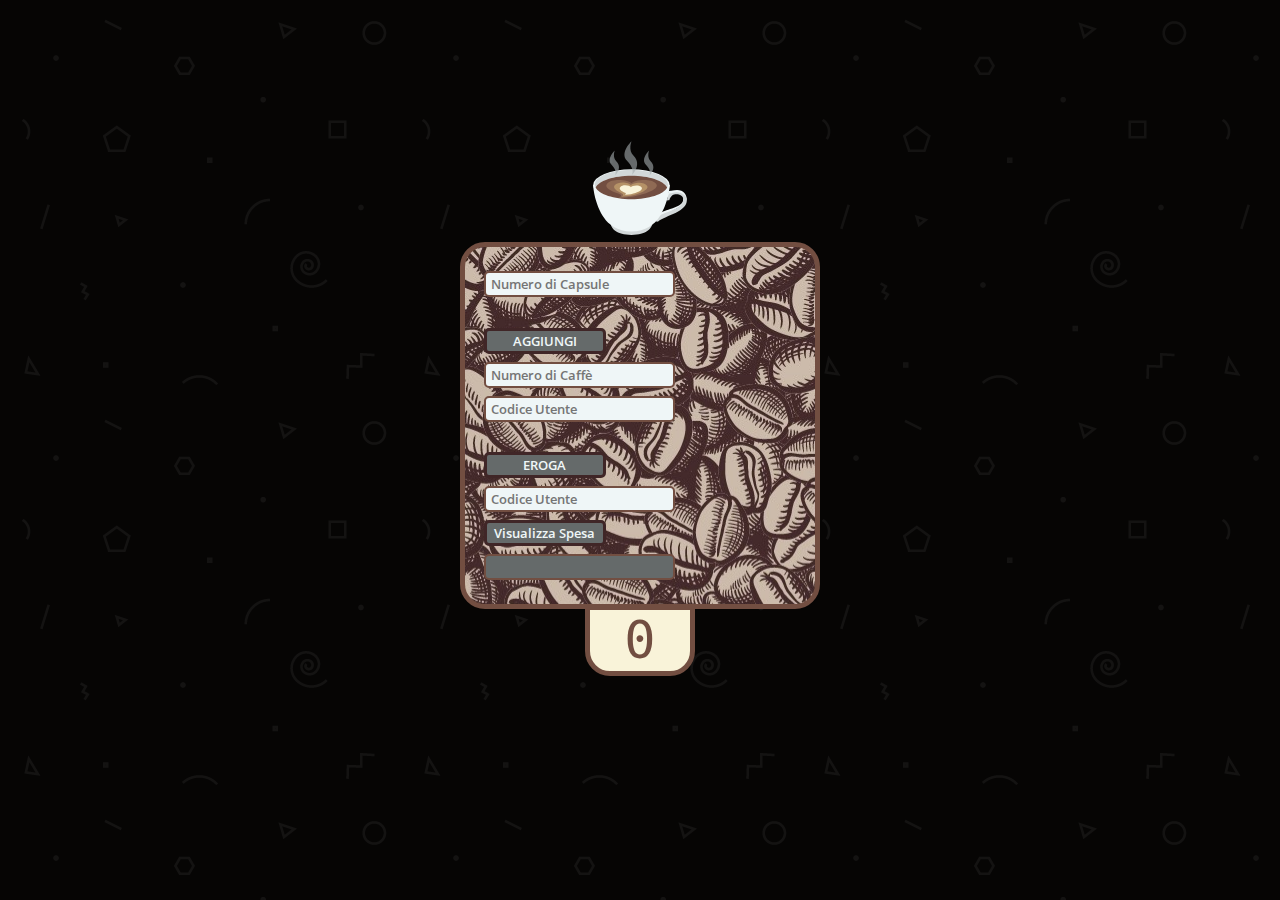
<file: progetti/caffè/index.html>
<!DOCTYPE html>
<html>
  <head>
    <meta charset="utf-8">
    <link rel="stylesheet" href="stile.css">
    <script src="script.js" charset="utf-8"></script>
    <title>Distributore di Caffè</title>
  </head>
  <body>
    <div class="row">
      <img src="img/2615.svg" alt="Emoji Tazzina di Caffe"/>
    </div>
    <div class="content">
      <!-- Inserimento delle capsule -->
      <input type="number" id="numeroCapsule" placeholder="Numero di Capsule"/>
      <input type="button" id="insCapsule" value="AGGIUNGI"/>
      <span id="errPrimo"></span>
      <br/>
      <!-- Erogazione dei caffè -->
      <input type="number" id="numeroCaffe" placeholder="Numero di Caffè"/>
      <br/>
      <input type="text" id="codiceUtente" placeholder="Codice Utente"/>
      <input type="button" id="erogaCaffe" value="EROGA"/>
      <span id="errSecondo"></span>
      <br/>
      <!-- Visualizzazione del rapporto -->
      <input type="text" id="rapportoUtente" placeholder="Codice Utente"/>
      <br/>
      <input type="button" id="eseguiRapporto" value="Visualizza Spesa"/>
      <input type="text" id="spesaTot" readonly="readonly"/>
    </div>
    <div class="contatore">
      <span id="conta"></span>
    </div>
  </body>
</html>
</file>
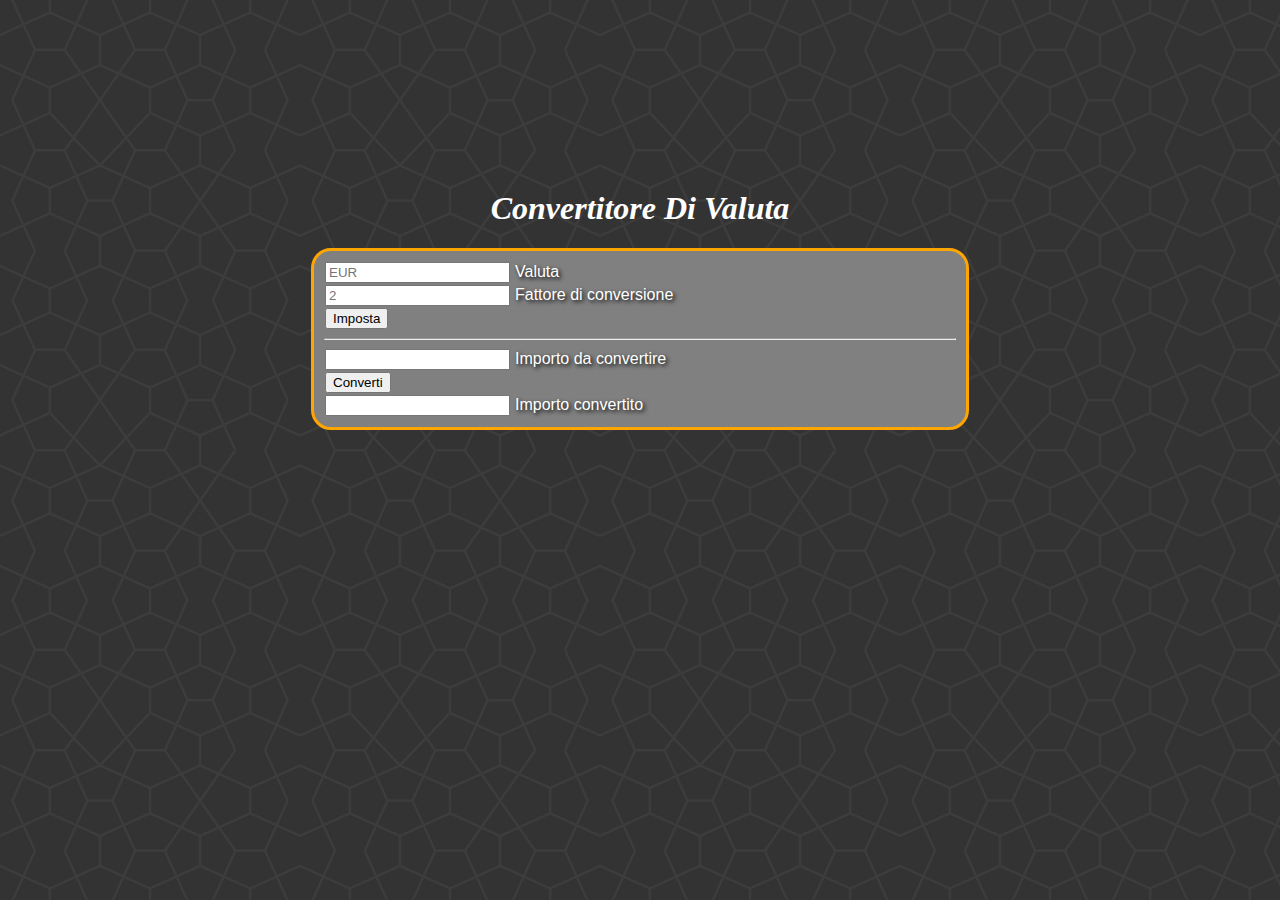
<file: progetti/converti-valuta/index.html>
<!--<!DOCTYPE html> -->
<html>
	<head>
		<meta charset="utf-8">
		<link rel="stylesheet" href="stile.css">
		<script src="ConvertitoreValuta.js"></script>
		<title>Covertitore di Valuta</title>
	</head>
	<body>
		<h1>Convertitore Di Valuta</h1>
		<div class="content">
			<!-- sezione superiore -->
			<input type="text"
			placeholder="EUR"
			id="valuta"/>
			<label>Valuta</label>
			<br />
			<input type="text"
			placeholder="2"
			id="fattore"/>
			<label>Fattore di conversione</label>
			<br />
			<input type="button"
			id="imposta"
			value="Imposta"/>
			<span id="messaggioImposta"></span>
			<hr />
			<!-- sezione inferiore -->
			<input type="text"
			id="importo"/>
			<label>Importo da convertire</label>
			<br />
			<input type="button"
			id="converti"
			value="Converti"/>
			<span id="messaggioConverti"></span>
			<br />
			<input type="text"
			id="risultato"
			readonly="readonly"/>
			<label>Importo convertito</label>
		</div>
	</body>
</html>
</file>
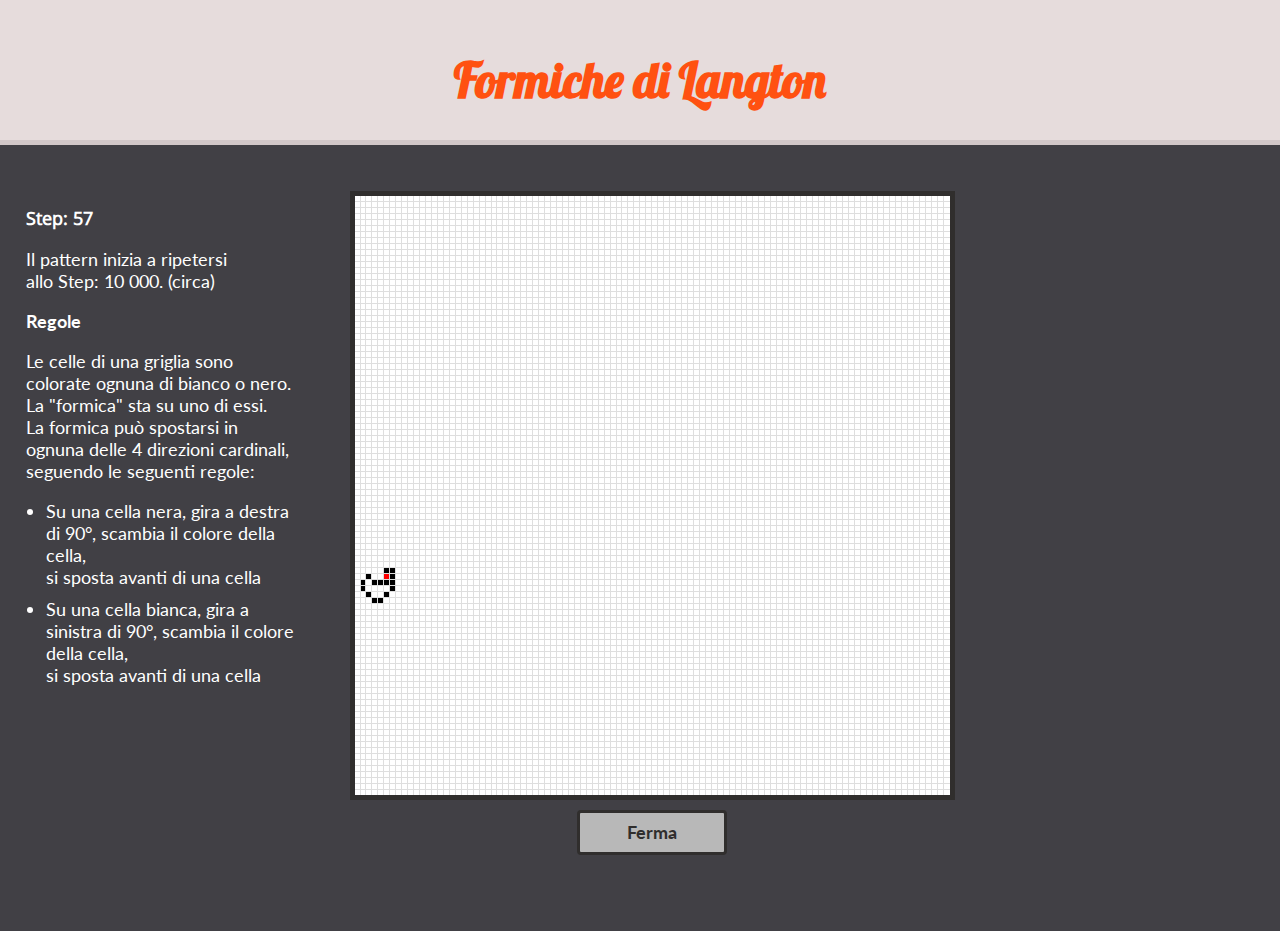
<file: progetti/formica/index.html>
<!DOCTYPE html>
<html>
<head>
  <meta charset="utf-8">
  <script src="formica.js" charset="utf-8"></script>
  <link href="https://fonts.googleapis.com/css?family=Lato|Lobster" rel="stylesheet">
  <link rel="stylesheet" href="formica.css">
  <title>Formica di Langton</title>
</head>
<body>
  <header>
    <h1>Formiche di Langton</h1>
  </header>
  <div class="content">
    <div class="col-left">
      <span id="steps"></span>
      <p>Il pattern inizia a ripetersi <br>
        allo Step: 10 000. (circa)</p>
        <h2>Regole</h2>
        <p>Le celle di una griglia sono colorate ognuna di bianco o nero. La "formica" sta su uno di essi. <br>
          La formica può spostarsi in ognuna delle 4 direzioni cardinali, <br> seguendo le seguenti regole: <br>
          <ul>
            <li>
              Su una cella nera, gira a destra di 90°, scambia il colore della cella,<br> si sposta avanti di una cella
            </li>
            <li>
              Su una cella bianca, gira a sinistra di 90°, scambia il colore della cella, <br>si sposta avanti di una cella
            </li>
          </p>
        </div>
        <div class="col-center">
          <table id="mondo"></table>
          <input type="button" id="inizia" value="Ferma">
        </div>
        <div class="col-right">
        </div>
      </div>
      <div class="bottom-row">
      </div>
    </body>
  </ul>
  </html>
</file>
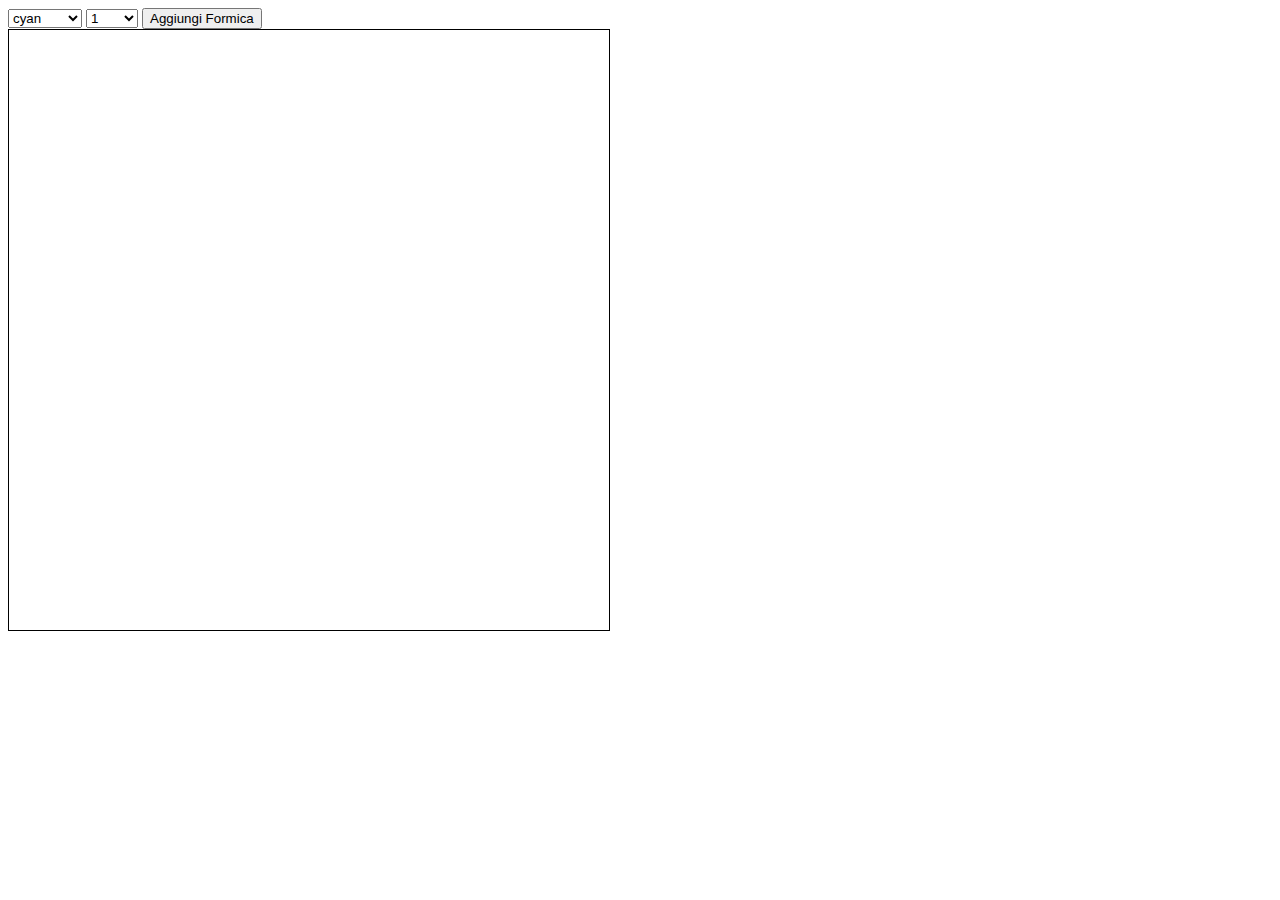
<file: progetti/formicaObj/index.html>
<!DOCTYPE html>
<html>
	<head>
		<link rel="stylesheet" href="stile.css">
		<script src="formica.js" charset="utf-8"></script>
		<script src="script.js" charset="utf-8"></script>
		<meta charset="utf-8">
		<title>Formica Obj</title>
	</head>
	<body>
		<select id="slt_col"></select>
		<select id="slt_vel"></select>
		<button type="button" id="btn_add">Aggiungi Formica</button>
		<table id="mappa"></table>
	</body>
</html>
</file>
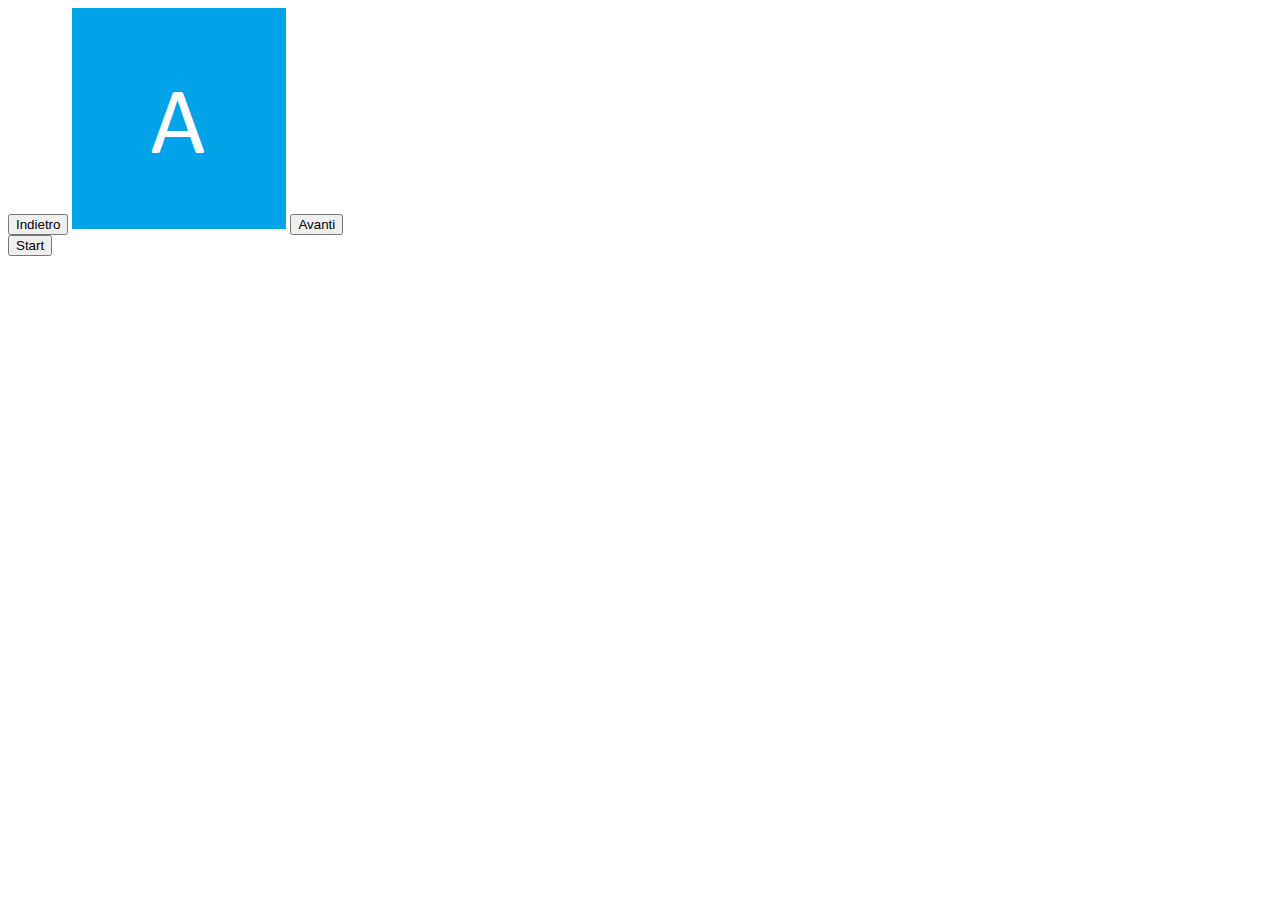
<file: progetti/Galleria/index.html>
<!DOCTYPE html>
<html>

<head>
  <meta charset="UTF-8">
  <script src="Galleria.js"></script>
  <title>Galleria fotografica</title>
</head>

<body>
  <input type="button" value="Indietro" id="indietro" />
  <img id="foto" />
  <input type="button" value="Avanti" id="avanti" />
  <br />
  <input type="button" id="startStop" />
</body>

</html>
</file>
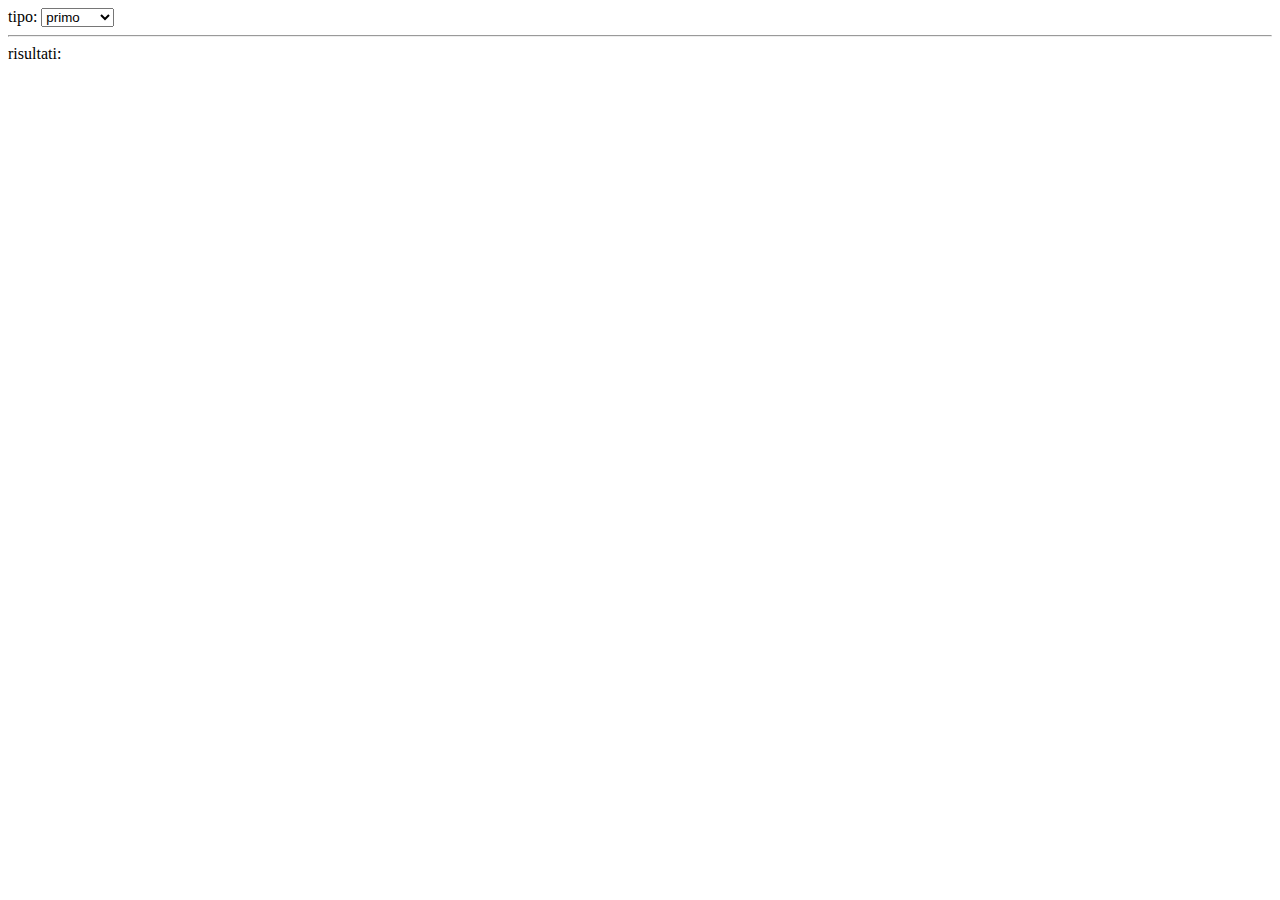
<file: progetti/selezione dinamica/index.html>
<!DOCTYPE html>
<html>
  <head>
    <meta charset="utf-8">
    <script src="script.js" charset="utf-8"></script>
    <script src="contenutidinamici.js" charset="utf-8"></script>
    <title>selezione dinamica</title>
  </head>
  <body>
    <label>tipo:</label>
    <select id="selectCate"></select>
    <hr>
    <label>risultati:</label>
    <br>
    <span id="risultati"></span>
  </body>
</html>
</file>
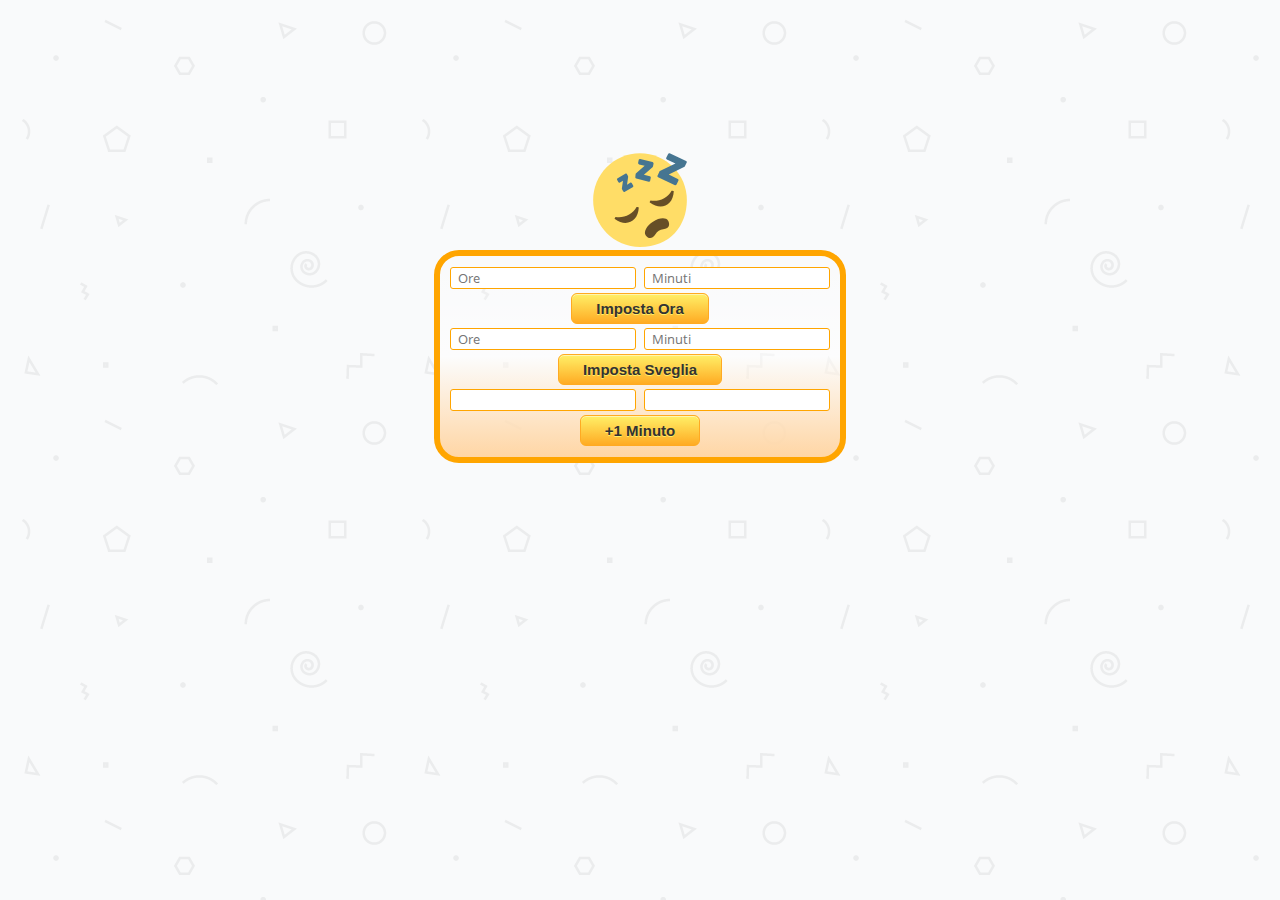
<file: progetti/sveglia/index.html>
<!DOCTYPE html>
<html>
<head>
  <meta charset="utf-8">
  <script src="sveglia.js" charset="utf-8"></script>
  <link rel="stylesheet" href="stile.css">
  <title>Sveglia Interattiva</title>
</head>
<body>
  <div class="outer">
    <span id="errorCode"></span>
    <img src="img/dormi.svg" alt="emoji" id="emoji"/>
    <div class="content">
      <!-- imposta l'orario corrente -->
      <input type="text" id="oraCorrente" placeholder="Ore" maxlength="2"/>
      <input type="text" id="minCorrente" placeholder="Minuti" maxlength="2"/>
      <input type="button" id="impostaOra" class="btn" value="Imposta Ora"/>
      <br/>
      <!-- imposta l'orario di sveglia -->
      <input type="text" id="oraSveglia" placeholder="Ore" maxlength="2"/>
      <input type="text" id="minSveglia" placeholder="Minuti" maxlength="2"/>
      <input type="button" id="impostaSveglia" class="btn" value="Imposta Sveglia"/>
      <br/>
      <!-- aggiungi i minuti fino a suonare -->
      <input type="text" id="oraImpostata" readonly="readonly"/>
      <input type="text" id="svegliaImpostata" readonly="readonly"/>
      <input type="button" id="addMin" class="btn" value="+1 Minuto"/>
    </div>
  </div>
</body>
</html>
</file>
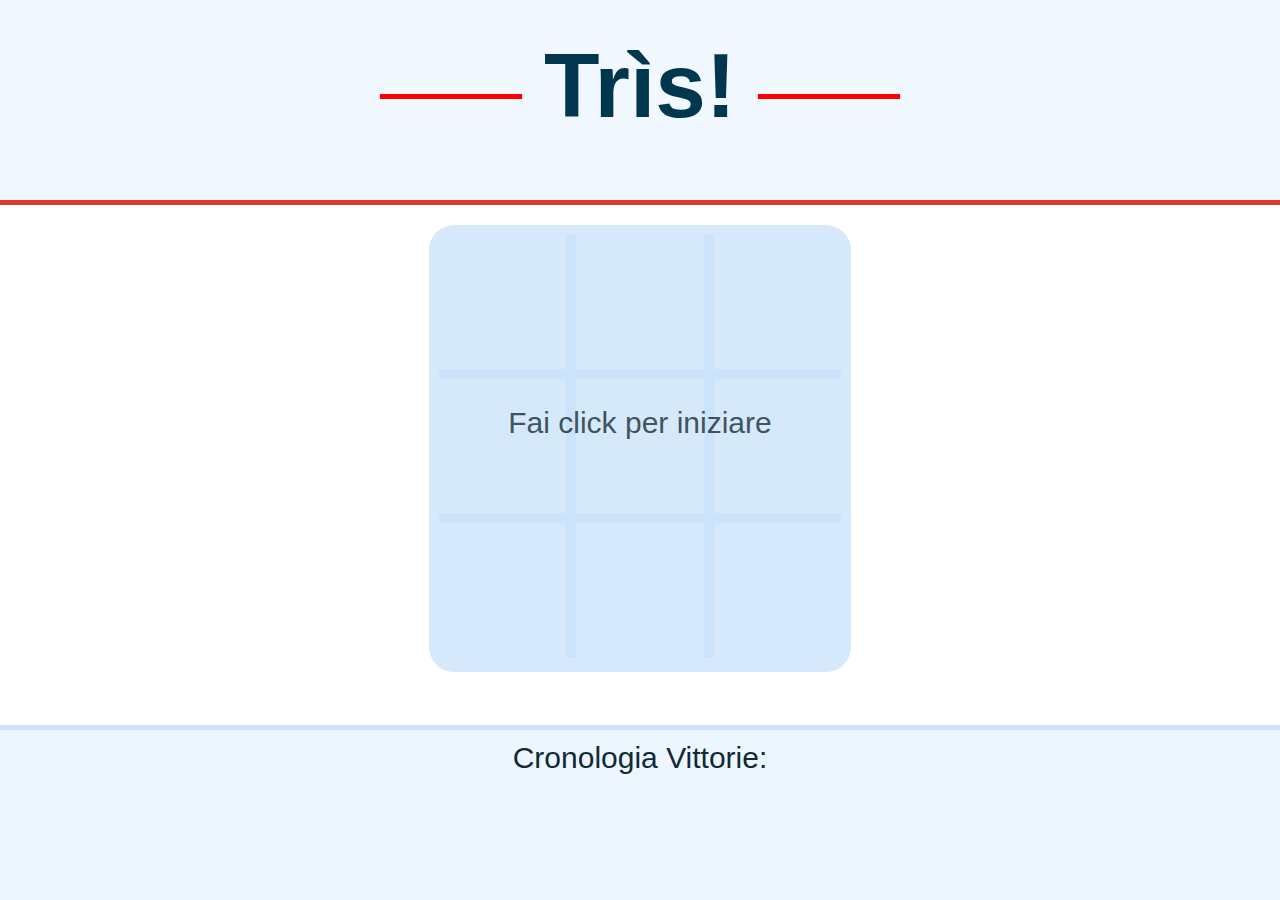
<file: progetti/tris/index.html>
<!DOCTYPE html>
<html>
  <head>
    <meta charset="utf-8">
    <link rel="stylesheet" href="tictactoe.css">
    <script src="tictactoe.js" charset="utf-8"></script>
    <title>Tic Tac Toe</title>
  </head>
  <body>
    <div class="top-row">
      <h1>Trìs!</h1>
    </div>
    <div class="middle-row">
      <table>
        <tr id="riga1">
          <td id="cella00"><img id="tic11" class="tic" src="img/tic.png" alt="">
                        <img id="tac11" class="tac" src="img/tac.png" alt="">
          </td>
          <td id="cella01"><img id="tic12" class="tic" src="img/tic.png" alt="">
                        <img id="tac12" class="tac" src="img/tac.png" alt="">
          </td>
          <td id="cella02"><img id="tic13" class="tic" src="img/tic.png" alt="">
                        <img id="tac13" class="tac" src="img/tac.png" alt="">
          </td>
        </tr>
        <tr id="riga2">
          <td id="cella10"><img id="tic21" class="tic" src="img/tic.png" alt="">
                        <img id="tac21" class="tac" src="img/tac.png" alt="">
          </td>
          <td id="cella11"><img id="tic22" class="tic" src="img/tic.png" alt="">
                        <img id="tac22" class="tac" src="img/tac.png" alt="">
          </td>
          <td id="cella12"><img id="tic23" class="tic" src="img/tic.png" alt="">
                        <img id="tac23" class="tac" src="img/tac.png" alt="">
          </td>
        </tr>
        <tr id="riga3">
          <td id="cella20"><img id="tic31" class="tic" src="img/tic.png" alt="">
                        <img id="tac31" class="tac" src="img/tac.png" alt="">
          </td>
          <td id="cella21"><img id="tic32" class="tic" src="img/tic.png" alt="">
                        <img id="tac32" class="tac" src="img/tac.png" alt="">
          </td>
          <td id="cella22"><img id="tic33" class="tic" src="img/tic.png" alt="">
                        <img id="tac33" class="tac" src="img/tac.png" alt="">
          </td>
        </tr>
      </table>
      <div class="pausa" id="pausa">
        <span id="messP"></span>
      </div>
      <!-- <img id="emoji" src="img/smile.png" alt="Smiling Emoji"> -->
    </div>
    <div class="bottom-row">
        <!-- Come vincere: Posiziona tre simboli uguali in senso verticale, orizzontale o diagonale. -->
      <span id="punteggio">Cronologia Vittorie: </span>
    </div>
  </body>
</html>
</file>
<file: progetti/caffè/stile.css>
@font-face {
  font-family: Milkshake;
  src: url("fonts/Milkshake/Milkshake.otf");
  font-family: Roboto-Regular;
  src: url("fonts/Roboto-Regular.ttf");
  font-family: OpenSans;
  src: url("fonts/OpenSans-Semibold.ttf");
}
body {
  background-image: url("img/bgblack.png");
}
.row {
  width: 350px;
  margin: auto;
  text-align: center;
}
img {
  bottom: 0px;
  height: 100px;
  width: 100px;
  display: inline-block;
  margin: 130px auto auto auto;
}
h1 {
  color: white;
  font-family: Milkshake, cursive;
  font-size: 4em;
  bottom: 0px;
  display: inline-block;
  margin: 130px auto -40px -25px;
}
.content {
  position: relative;
  border: 5px solid #724E41;
  border-radius: 25px;
  width: 320px;
  margin: auto;
  padding: 20px 15px;
  background-image: url("img/Coffee-beans-3.jpg");
}
input {
  margin: 4px;
  height: 1.50em;
}
input[type="text"], input[type="number"] {
  padding-left: 5px;
  font-family: OpenSans, monospace;
  font-weight: bold;
  background-color: #EFF6F7;
  border-style: solid;
  border-color: #724E41;
  border-radius: 5px;
}
input[type="button"] {
  font-family: OpenSans, sans-serif;
  color: #EFF6F7;
  background-color: #656A6A;
  border-color: #402627;
  border-width: 3px;
  border-radius: 5px;
  border-style: solid;
  height: 26px;
  width: 121.61px;
}
input[type="button"]:hover {
  background-color: #8F6A54;
}
input[type="button"]:active {
  background-color: #B59267;
}
input[readonly="readonly"] {
  text-align: center;
  background-color: #656A6A;
  color: #EFF6F7;
  border-style: solid;
}
#codiceUtente {
  margin-bottom: 2em;
}
#numeroCapsule {
  margin-bottom: 2em;
}
.contatore {
  overflow: hidden;
  background-color: #F9F3D9;
  border: 5px solid #724E41;
  border-radius: 0px 0px 25px 25px;
  width: 100px;
  height: 61px;
  margin: auto;
  text-align: center;
  margin-top: -4px;
}
#conta {
  font-family: monospace;
  margin: 0;
  padding: 0;
  font-size: 4em;
  color: #724E41;
}
#errPrimo, #errSecondo {
  opacity: 0;
  z-index: -1;
  font-family: OpenSans, sans-serif;
  font-style: italic;
  border: thin solid #EF5350;
  color: #EF5350;
  background-color: #EFF6F7;
  position: absolute;
  display: block;
  width: 200px;
  max-height: 45px;
  padding: 4px;
  border-radius: 5px;

  text-align: left;
  text-shadow: 0px 0px 13px rgba(255, 255, 255, 1);
  transition: font-size 0.2s;
}
#errPrimo {
  right: -15px;
  top: 54px;
}
#errSecondo {
  right: -15px;
  top: 145px;
}
</file>
<file: progetti/converti-valuta/stile.css>
body {
  background-image: url("congruent_outline.png");
}
label {
  font-family: Verdana, sans-serif;
  color: white;
  text-shadow: 2px 2px 4px #000000;
}
input {
  margin: 1px;
}
h1 {
  color: white;
  font-family: Verdana;
  font-style: italic;
  text-align: center;
  margin-top: 15%;
}
span {
  color: red;
}

/*Contenuto principale*/
.content {
  background-color: gray;
  border-radius: 20px;
  margin: auto;
  width: 50%;
  border: 3px solid orange;
  padding: 10px;
}
</file>
<file: progetti/formica/formica.css>
@font-face {
  font-family: GoodDog;
  src: url('fonts/GoodDog.otf');

  font-family: OpenSans;
  src: url('fonts/OpenSans.ttf');
}
body {
  margin: 0;
  padding: 0;
  background-position: right;
  background-color: rgb(65, 64, 69);
}
.content > * {
  vertical-align: top;
}
.col-left {
  color: white;
  overflow: hidden;
  display: inline-block;
  width: 21%;
  padding: 2%;
  margin: auto;
}
.col-center {
  min-width: 605px; min-height: 605px;
  display: inline-block;
  width: 46%;
  padding: 2%;
  text-align: center;
}
.col-right {
  display: inline-block;
  width: 21%;
  padding: 2%;
}
img {
  border: thin solid black;
  height: 200px;
  width: 200px;
  position: relative;
  margin-top: 0px;
  z-index: -1;
  bottom: -80px;
}
header {
  /*background-color: #FFD2C4;*/
  background-color: rgb(230,220,220);
  color: #ff5111;
  padding-bottom: 30px;
  padding-top: 50px;
  margin-bottom: 20px;
  border-bottom: thick solid rgb(210,200,200);
}
h1 {
  display: block;
  text-align: center;
  font-family: 'Lobster', serif;
  width: 600px;
  margin: auto;
  font-size: 3em;
}
table {
  border-collapse: collapse;
  border: thick solid #302e2d;
  margin: auto;
}
table td {
  width: 3px;
  height: 3px;
  border: thin solid rgb(222,222,222);
}
input[type=button] {
  font-family: 'Lato', sans-serif;
  font-size: 18px;
  font-weight: bold;
  margin-top: 10px;
  padding: 5px;
  width: 150px;
  height: 45px;
  background-color: rgb(184, 184, 184);
  color: #302e2d;
  border: 3px solid #302e2d;
  border-radius: 4px;
}
input[type=button]:active {
  background-color: #302e2d;
  color: white;
  border: medium solid #302e2d;
  transition-duration: '2s';
}
span {
  font-family: 'OpenSans', sans-serif;
  display: block;
  margin-top: 15px;
}
ul  {
  padding-left:0;
}
ul li  {
  margin-left: 20px;
  margin-bottom: 10px;
}
p, h2, li {
  font-family: 'Lato', sans-serif;
  font-size: 18px;
}
#steps {
  font-weight: bold;
  font-size: 18px;
}
</file>
<file: progetti/formicaObj/stile.css>
table {
	border-collapse: collapse;
	border: thin solid black;
}
td {
	height: 4px;
	width: 4px;
}
</file>
<file: progetti/sveglia/stile.css>
@font-face {
  font-family: OpenSans;
  src: url("fonts/OpenSans-Regular.ttf");
}
body {
  background-image: url("img/bg.png");
}
.outer {
  position: relative;
  z-index: 1;
  width: 500px;
  margin: 150px auto auto auto;
}
#errorCode {
  color: #EF5350;
  font-weight: bold;
  font-family: OpenSans, sans-serif;
  font-size: 2em;
  display: block;
  text-align: center;
  position: absolute;
  top: -1.3em;
  height: 37px;
  width: 500px;
}
img {
  bottom: 0px;
  height: 100px;
  width: 100px;
  display: block;
  margin: auto;
}
.content {
  border: 6px solid orange;
  border-radius: 25px;
  width: 400px;
  margin: auto;
  padding: 9px 0px 9px 0px;
  text-align: center;
  /*gradient*/
  background: -moz-linear-gradient(top,  rgba(255,255,255,0) 0%, rgba(255,255,255,0.5) 50%, rgba(255,214,165,1) 100%); /* FF3.6-15 */
  background: -webkit-linear-gradient(top,  rgba(255,255,255,0) 0%,rgba(255,255,255,0.5) 50%,rgba(255,214,165,1) 100%); /* Chrome10-25,Safari5.1-6 */
  background: linear-gradient(to bottom,  rgba(255,255,255,0) 0%,rgba(255,255,255,0.5) 50%,rgba(255,214,165,1) 100%); /* W3C, IE10+, FF16+, Chrome26+, Opera12+, Safari7+ */
  filter: progid:DXImageTransform.Microsoft.gradient( startColorstr='#00ffffff', endColorstr='#ffd6a5',GradientType=0 ); /* IE6-9 */
}
input {
  margin: 2px;
}
input[type="text"]{
  padding-left: 0.5em;
  font-family: OpenSans;
  border-radius: 3px;
  border: 1px solid orange;
}
.btn {
  /*width: 120px;
  color: black;
  font-weight: bold;
  border-radius: 10px;*/
  -moz-box-shadow:inset 0px 1px 0px 0px #fff6af;
	-webkit-box-shadow:inset 0px 1px 0px 0px #fff6af;
	box-shadow:inset 0px 1px 0px 0px #fff6af;
	background:-webkit-gradient(linear, left top, left bottom, color-stop(0.05, #ffec64), color-stop(1, #ffab23));
	background:-moz-linear-gradient(top, #ffec64 5%, #ffab23 100%);
	background:-webkit-linear-gradient(top, #ffec64 5%, #ffab23 100%);
	background:-o-linear-gradient(top, #ffec64 5%, #ffab23 100%);
	background:-ms-linear-gradient(top, #ffec64 5%, #ffab23 100%);
	background:linear-gradient(to bottom, #ffec64 5%, #ffab23 100%);
	filter:progid:DXImageTransform.Microsoft.gradient(startColorstr='#ffec64', endColorstr='#ffab23',GradientType=0);
	background-color:#ffec64;
	-moz-border-radius:6px;
	-webkit-border-radius:6px;
	border-radius:6px;
	border:1px solid #ffaa22;
	display:inline-block;
	cursor:pointer;
	color:#333333;
	font-family:Arial;
	font-size:15px;
	font-weight:bold;
	padding:6px 24px;
	text-decoration:none;
	text-shadow:0px 1px 0px #ffee66;
}
.btn:hover {
  background:-webkit-gradient(linear, left top, left bottom, color-stop(0.05, #ffab23), color-stop(1, #ffec64));
  background:-moz-linear-gradient(top, #ffab23 5%, #ffec64 100%);
  background:-webkit-linear-gradient(top, #ffab23 5%, #ffec64 100%);
  background:-o-linear-gradient(top, #ffab23 5%, #ffec64 100%);
  background:-ms-linear-gradient(top, #ffab23 5%, #ffec64 100%);
  background:linear-gradient(to bottom, #ffab23 5%, #ffec64 100%);
  filter:progid:DXImageTransform.Microsoft.gradient(startColorstr='#ffab23', endColorstr='#ffec64',GradientType=0);
  background-color:#ffab23;
}
.btn:active {
  position:relative;
  top:1px;
}
</file>
<file: progetti/tris/tictactoe.css>
@font-face {
  font-family: Riffic;
  src: url("fonts/riffic/riffic.otf");

  font-family: Adelle;
  src: url("fonts/adelle/adellebold.ttf");

  font-family: OpenRegular;
  src: url("fonts/open-sans/opensans-regular.ttf");

  font-family: OpenLight;
  src: url("fonts/open-sans/opensans-lightitalic.ttf");
}
html {
  margin: 0;
  padding: 0;
}
body {
  font: 75% georgia, sans-serif;
  line-height: 1.88889;
  color: #555753;
  margin: 0;
  padding: 0;
}
h1 {
  text-align: center;
  color: #00374F;
  font-family: Adelle, sans-serif;
  display: block;
  width: auto;
  height: 100%;
  margin: auto;
  font-size: 91px;
  white-space: nowrap;
  overflow: hidden;
}
h1:before, h1:after {
  content: " ⸺ ";
  color: red;
  font-size: 0.8em;
  font-weight: lighter;
}
img {
  height: 100px;
  width: 100px;
  display: block;
  position: relative;
  margin: auto;
  margin-top: 15px;
  margin-bottom: 15px;
}
table {
  border-collapse: separate;
  border-spacing: 0px;
  text-align: center;
  display: inline-block;
  width: 402px;
  margin: auto;
  margin-top: 30px;
  margin-bottom: 60px;
  z-index: 1;
  transition-duration: .2s;
}
table td {
  position: relative;
  height: 132px;
  width: 132px;
  text-align: center;
  margin: -3px;
  border: thick solid #CCE4FB;
  z-index: -1;
}
.pausa {
  background-color: #CCE4FB;
  display: inline-block;
  position: absolute;
  width: 422px;
  height: 297px;
  margin-left: -412px; /* sovrapponi */
  margin-top: 20px;
  border-radius: 25px;
  text-align: center;
  padding-top: 150px;
  z-index: 2;
  opacity: .8;
  transition-duration: .7s;
}
.top-row {
  height: 200px;
  background-color: #F1F8FF;
}
.middle-row {
  border-top: thick solid #DD3B2A;
  position: relative;
  text-align: center;
}
.bottom-row {
  text-align: center;
  border-top: thick solid #CCE4FB;
  background-color: #EDF6FF;
  box-shadow: 0px 500px 0px 500px #EDF6FF;
}
span {
  display: block;
  color: #0F2A36;
  font-family: 'OpenRegular' ,sans-serif;
  padding: 20px;
  width: 300px;
  margin: auto;
  font-size: 30px;
}

.tac {
  position: relative;
  margin-top: -115px;
  z-index: -1;
  opacity: 0;
}
.tic
{
  position: relative;
  z-index: 1;
  opacity: 0;
}

#punteggio {
  padding: 0px;
  display: inline-block;
  width: 80%;
  overflow: auto;
}
#punteggio img {
  position: relative;
  bottom: -17px;
}
/* regole specifiche per togliere il bordo esterno della tabella */
/*su*/
#cella00, #cella01, #cella02 {
  border-top: none;
}
/*giu*/
#cella20, #cella21, #cella22 {
  border-bottom: none;
}
/*sinistra*/
#cella00, #cella10, #cella20 {
  border-left: none;
}
/*destra*/
#cella02, #cella12, #cella22 {
  border-right: none;
}
</file>
